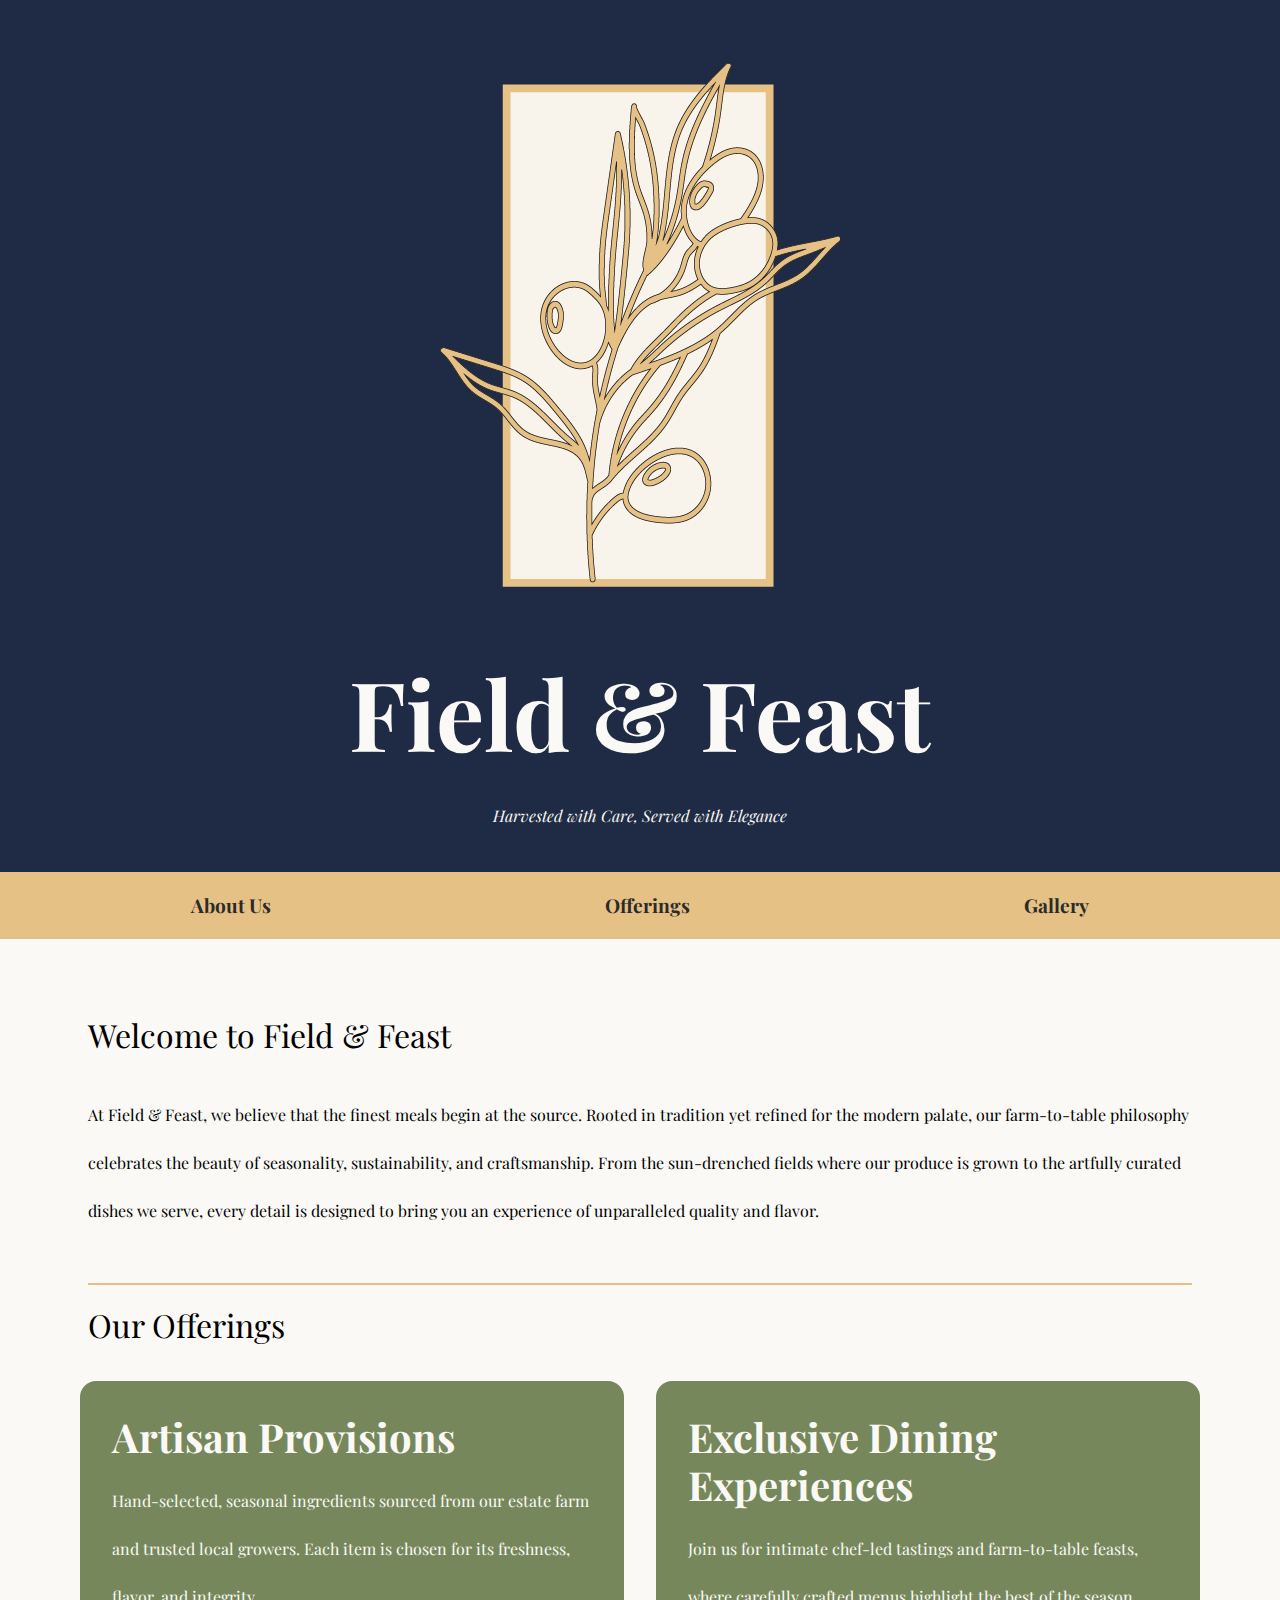
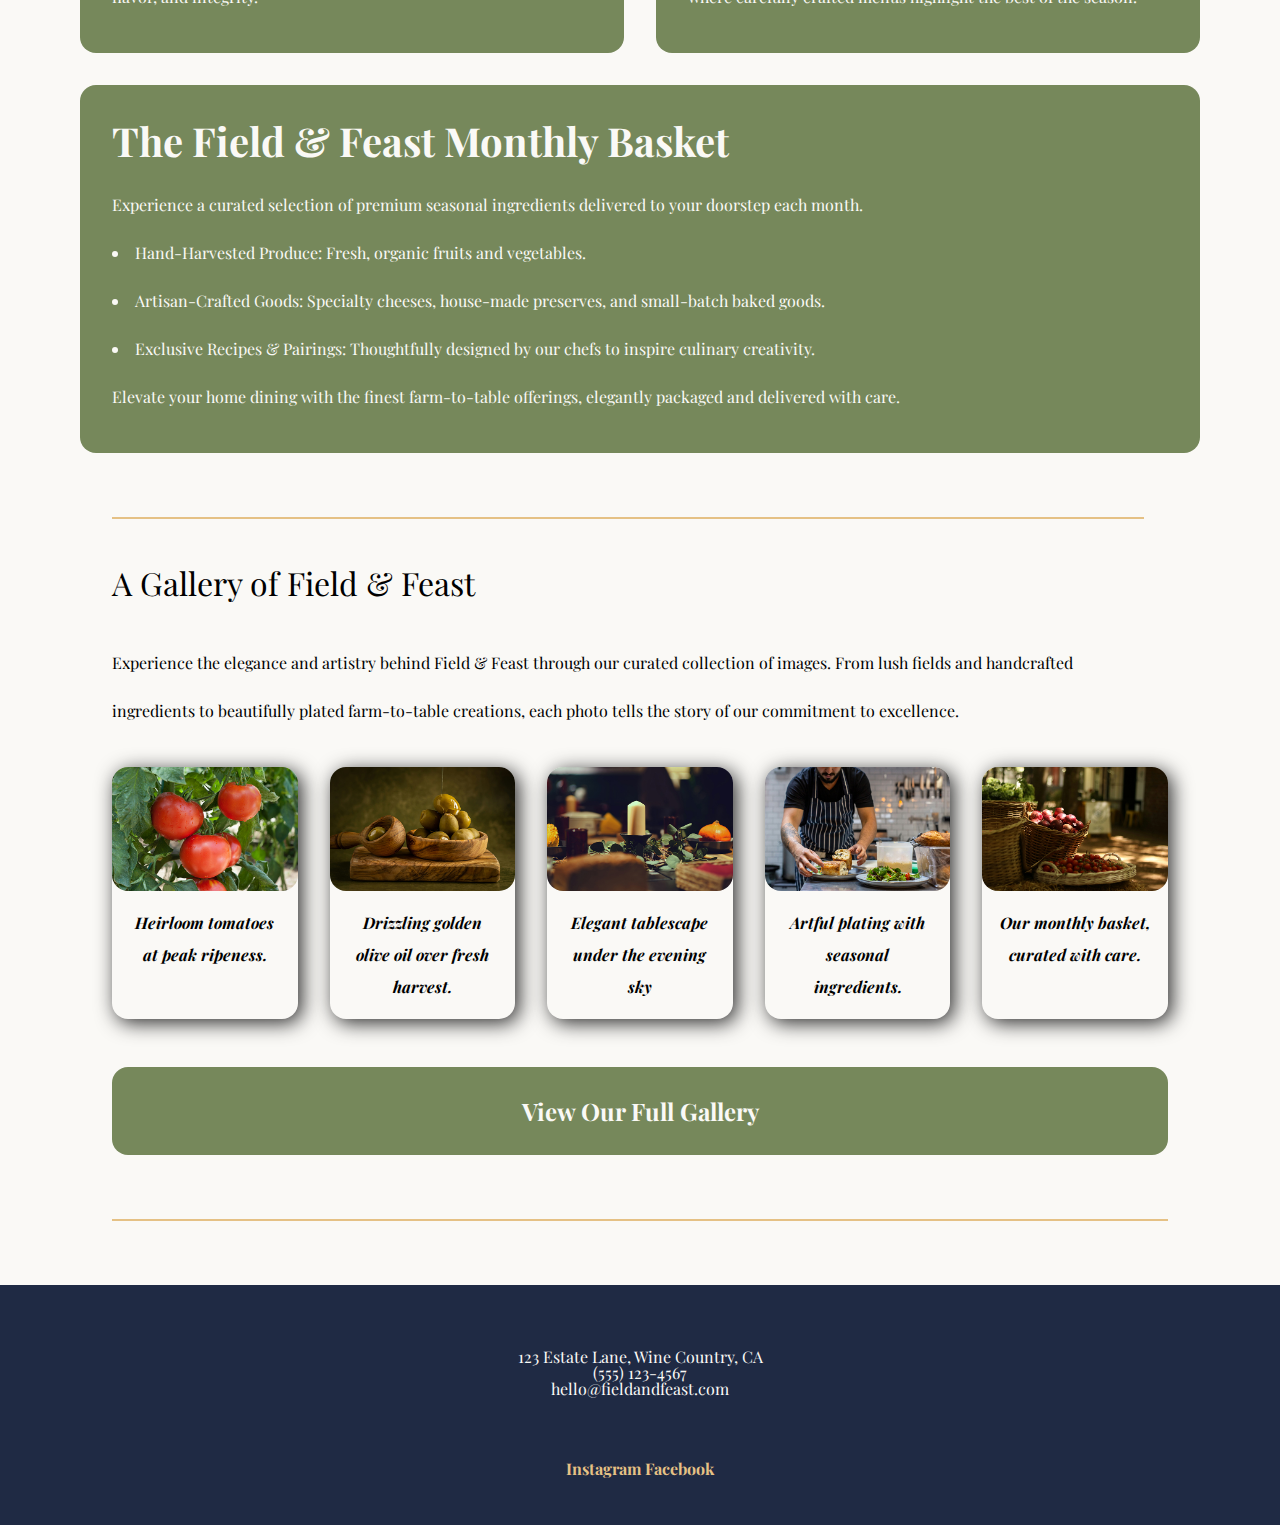
<file: index.html>
<!DOCTYPE html>
<html lang="en">
    <head>
        <meta charset="utf-8">
        <title>ASSIGNMENT: field & feast</title>
        <meta name="author" content="Cooper Johnson">

        <link rel="stylesheet" href="styles.css">
        <meta name="viewport" content="width=device-width, initial-scale=1">
    </head>

    <body>
        <header>
            <img src="images/images/fieldandfeast-logo.png" alt="field and feast logo">
            <h1>Field & Feast</h1>
            <p>Harvested with Care, Served with Elegance</p>
            <nav>
                <ul>
                    <li><a href="#">About Us</a></li>
                    <li><a href="#">Offerings</a></li>
                    <li><a href="#">Gallery</a></li>
                </ul>
            </nav>
        </header>
    
        <main>
            <h2>Welcome to Field & Feast</h2>
            <p>At Field & Feast, we believe that the finest meals begin at the source. Rooted in tradition yet refined for the modern palate, our farm-to-table philosophy celebrates the beauty of seasonality, sustainability, and craftsmanship. From the sun-drenched fields where our produce is grown to the artfully curated dishes we serve, every detail is designed to bring you an experience of unparalleled quality and flavor.</p>
            
            <section id="offerings">
                <h2>Our Offerings</h2> 
                <div>
                    <section>
                        <h3>Artisan Provisions</h3>
                        <p>Hand-selected, seasonal ingredients sourced from our estate farm and trusted local growers. Each item is chosen for its freshness, flavor, and integrity.</p>
                    </section>

                    <section>
                        <h3>Exclusive Dining Experiences</h3>
                        <p>Join us for intimate chef-led tastings and farm-to-table feasts, where carefully crafted menus highlight the best of the season.</p>
                    </section>

                    <section class="span">
                        <h3>The Field & Feast Monthly Basket</h3>
                        <p>Experience a curated selection of premium seasonal ingredients delivered to your doorstep each month.</p>
                        <ul>
                            <li>Hand-Harvested Produce: Fresh, organic fruits and vegetables.</li>
                            <li>Artisan-Crafted Goods: Specialty cheeses, house-made preserves, and small-batch baked goods.</li>
                            <li>Exclusive Recipes & Pairings: Thoughtfully designed by our chefs to inspire culinary creativity.</li>
                        </ul>
                        <p>Elevate your home dining with the finest farm-to-table offerings, elegantly packaged and delivered with care.</p>
                    </section>
                </div>
            </section>

            <section id="gallery">
                <h2>A Gallery of Field & Feast</h2>
                <p>Experience the elegance and artistry behind Field & Feast through our curated collection of images. From lush fields and handcrafted ingredients to beautifully plated farm-to-table creations, each photo tells the story of our commitment to excellence.</p>
                <div id="gallery-grid">
                    <section>
                        <picture>
                            <source media="(min-width:600px)" srcset="images/images/tomatoes-600w.jpg">
                            <source media="(min-width:300px)" srcset="images/images/tomatoes-300w.jpg">
                            <img src="images/images/tomatoes-200w.jpg" alt="Dog">
                        </picture>
                        <h3>Heirloom tomatoes at peak ripeness.</h3>
                    </section>

                    <section>
                        <picture>
                            <source media="(min-width:600px)" srcset="images/images/olive-oil-600w.jpg">
                            <source media="(min-width:300px)" srcset="images/images/olive-oil-300w.jpg">
                            <img src="images/images/olive-oil-200w.jpg" alt="Olive Oil">
                        </picture>
                        <h3>Drizzling golden olive oil over fresh harvest.</h3>
                    </section>

                    <section>
                        <picture>
                            <source media="(min-width:600px)" srcset="images/images/table-setting-600w.jpg">
                            <source media="(min-width:300px)" srcset="images/images/table-setting-300w.jpg">
                            <img src="images/images/table-setting-200w.jpg" alt="Dog">
                        </picture>
                        <h3>Elegant tablescape under the evening sky</h3>
                    </section>

                    <section>
                        <picture>
                            <source media="(min-width:600px)" srcset="images/images/chef-plating-600w.jpg">
                            <source media="(min-width:300px)" srcset="images/images/chef-plating-300w.jpg">
                            <img src="images/images/chef-plating-200w.jpg" alt="Dog">
                        </picture>
                        <h3>Artful plating with seasonal ingredients.</h3>
                    </section>

                    <section>
                        <picture>
                            <source media="(min-width:600px)" srcset="images/images/basket-600w.jpg">
                            <source media="(min-width:300px)" srcset="images/images/basket-300w.jpg">
                            <img src="images/images/basket-200w.jpg" alt="Dog">
                        </picture>
                        <h3>Our monthly basket, curated with care.</h3>
                    </section>
                </div>

                <div id="button">
                    <a href="#">View Our Full Gallery</a>
                </div>
            </section>
   
        </main>

        <footer>
            <div id="contact">
                <p>123 Estate Lane, Wine Country, CA</p>
                <p>(555) 123-4567</p>
                <p>hello@fieldandfeast.com</p>
            </div>

            <a href="#">Instagram</a>
            <a href="#">Facebook</a>
        </footer>
    </body>
</html>
</file>
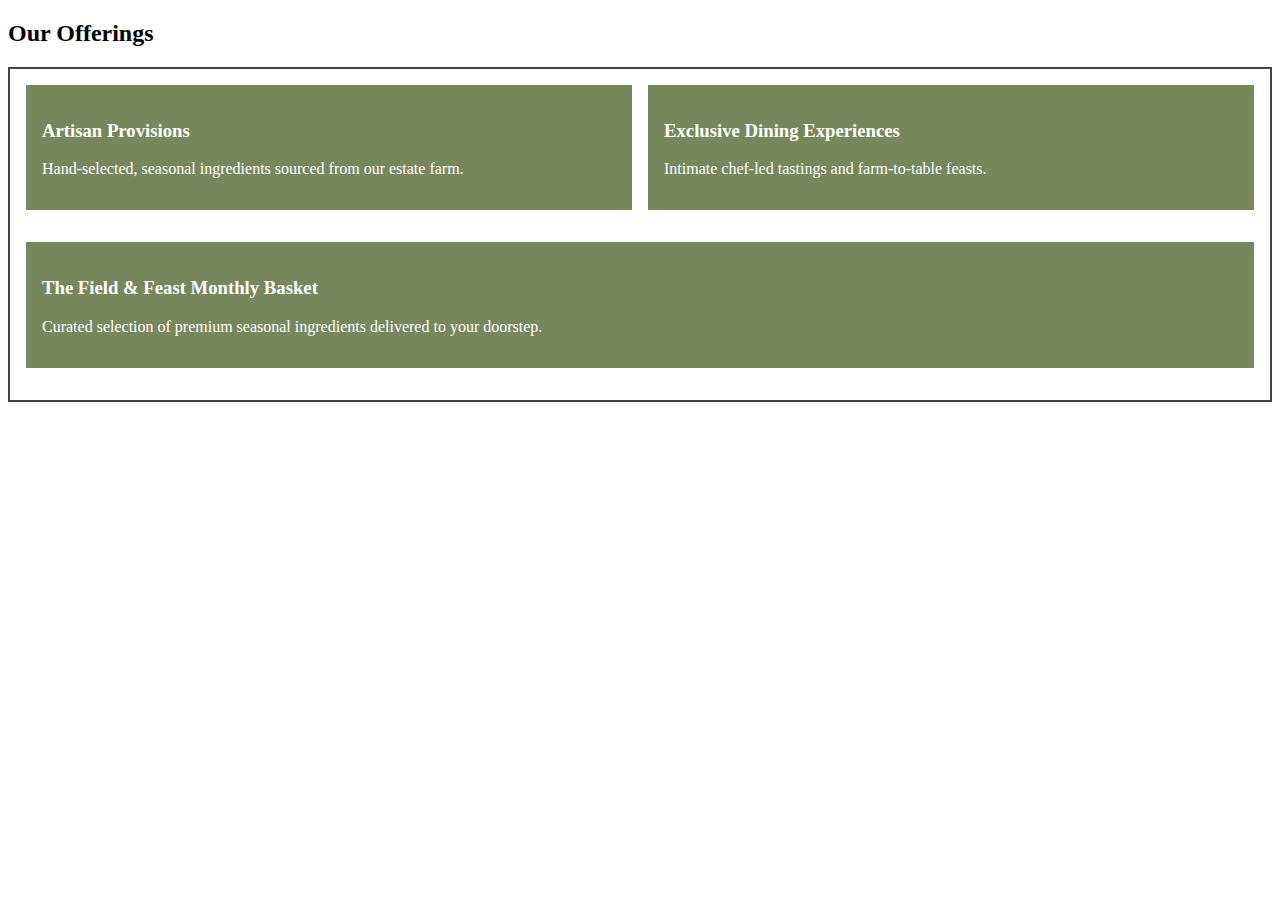
<file: test.html>
<!DOCTYPE html>
<html lang="en">
<head>
<meta charset="UTF-8" />
<meta name="viewport" content="width=device-width, initial-scale=1" />
<title>Media Query Test</title>
<style>
  /* Base styles (mobile first) */
  #Offerings div {
    display: block;
    border: 2px solid #444;
    padding: 1rem;
  }

  #Offerings section {
    background-color: #76885B;
    color: white;
    padding: 1rem;
    margin-bottom: 1rem;
  }

  /* Span class forces full width in grid */
  .span {
    grid-column: 1 / -1;
  }

  /* Media Query: 600px and above */
  @media screen and (min-width: 600px) {
    #Offerings div {
      display: grid;
      grid-template-columns: 1fr 1fr;
      gap: 1rem;
    }
  }
</style>
</head>
<body>

<section id="Offerings">
  <h2>Our Offerings</h2>
  <div>
    <section>
      <h3>Artisan Provisions</h3>
      <p>Hand-selected, seasonal ingredients sourced from our estate farm.</p>
    </section>

    <section>
      <h3>Exclusive Dining Experiences</h3>
      <p>Intimate chef-led tastings and farm-to-table feasts.</p>
    </section>

    <section class="span">
      <h3>The Field & Feast Monthly Basket</h3>
      <p>Curated selection of premium seasonal ingredients delivered to your doorstep.</p>
    </section>
  </div>
</section>

</body>
</html>
</file>
<file: styles.css>
/* CSS BY COOPER JOHNSON */

/* IMPORTED FONTS */
@import url('https://fonts.googleapis.com/css2?family=Playfair+Display:ital,wght@0,400..900;1,400..900&display=swap');

/* CSS REST */

/* http://meyerweb.com/eric/tools/css/reset/ 
   v2.0 | 20110126
   License: none (public domain)
*/

html, body, div, span, applet, object, iframe,
h1, h2, h3, h4, h5, h6, p, blockquote, pre,
a, abbr, acronym, address, big, cite, code,
del, dfn, em, img, ins, kbd, q, s, samp,
small, strike, strong, sub, sup, tt, var,
b, u, i, center,
dl, dt, dd, ol, ul, li,
fieldset, form, label, legend,
table, caption, tbody, tfoot, thead, tr, th, td,
article, aside, canvas, details, embed, 
figure, figcaption, footer, header, hgroup, 
menu, nav, output, ruby, section, summary,
time, mark, audio, video {
	margin: 0;
	padding: 0;
	border: 0;
	font-size: 100%;
	font: inherit;
	vertical-align: baseline;
}
/* HTML5 display-role reset for older browsers */
article, aside, details, figcaption, figure, 
footer, header, hgroup, menu, nav, section {
	display: block;
}
body {
	line-height: 1;
}
ol, ul {
	list-style: none;
}
blockquote, q {
	quotes: none;
}
blockquote:before, blockquote:after,
q:before, q:after {
	content: '';
	content: none;
}
table {
	border-collapse: collapse;
	border-spacing: 0;
}

/* ROOT VARIABLES */

:root{
    --blue:#1F2A44;
    --green:#76885B; 
    --gold:#E5C185;
    --linen:#F8F4EC;
    --grey:#2B2B2B;
    --white:#FAF9F6; 
}

/* GLOBAL STYLES (mobile first/small) */
html{
    font-family: 'Playfair Display';
    background-color: var(--white);
    width: fit-content;
}

img{
    display: block;
    margin-left: auto;
    margin-right: auto;
    padding: 2rem;
}

    /* HEADER STYLES */

header{
    background-color: var(--blue);
    color: var(--white);
    text-align: center;
}

h1{
    font-weight: bold;
    font-size: 6rem;
}

header p{
    font-style: italic;
    padding: 3rem;
}

/* NAV STYLES */

nav{
    background-color: var(--gold);
    font-size: 1.2rem;
    margin-bottom: 5rem;
}

nav ul{
    display: flex;
    flex-direction: row;
    justify-content: space-around;
    padding: 1.5rem;
}

a{
    text-decoration: none;
    font-weight: bold;
    color: var(--grey);
}

/* MAIN STYLES */

h2{
    font-size: 2rem;
    margin: 1.5rem;
}

main p{
    padding-top: 1rem;
    padding-bottom: 3rem;
    border-bottom: 2px solid var(--gold);
    margin: 1.5rem;
    line-height: 3rem;
    font-size: 1rem;
}

/* OFFERINGS SECTION STYLES */


#offerings section{
    background-color: var(--green);
    padding: 2rem;
    margin: 1.5rem;
    border-radius: 1rem;
    color: var(--white);
    line-height: 3rem;
}

#offerings p{
    border-bottom: none;
    margin: 0;
    padding: 0;
}
section h3{
    font-size: 2.5rem;
    font-weight: bold;
    padding-bottom: 1rem;
}

section ul{
    list-style-type: disc;
    list-style-position: inside;
}

/* GALLERY SECTION STYLES*/

#gallery h3{
    padding-top: 1rem;
    line-height: 3rem;
    font-size: 1rem;
}

#gallery p{
    border-bottom: none;
    margin-left: 0;
}

#gallery h2{
    border-top: 2px solid var(--gold);
    padding-top: 3rem;
    margin-left: 0;
}

#gallery section h3{
    text-align: center;
    font-style: italic;
    padding: 2rem;
}

#gallery > div section{
    box-shadow: 4px 4px 20px var(--grey);
    border-radius: 1rem;
    margin-top: 2rem;
}

#gallery img{
    width: 100%;
    height: auto;
    padding: 0rem;
    border-radius: 1rem;
}   

#button a{
    background-color: var(--green);
    border-radius: 1rem;
    display: block;
    color: var(--white);
    padding: 2rem;
    font-size: 1.5rem;
    margin-top: 3rem;
    margin-bottom: 3rem;
}

#button{
    padding-bottom: 1rem;
    text-align: center;
}

#gallery{
    border-bottom: 2px solid var(--gold);
    margin: 3rem;
}

/* FOOTER STYLES */

footer{
    background-color: var(--blue);
    text-align: center;
    padding-bottom: 3rem;
}

#contact{
    text-align: center;
    color: var(--white);
    padding-top: 4rem;
    font-size: 1rem;
    padding-bottom: 4rem;
}

footer a{
    color: var(--gold);
    text-decoration: none;
}

/* MEDIA QUERY (medium) */
@media screen and (min-width: 600px){
    #offerings div{
        display: grid;
        grid-template-columns: 1fr 1fr;
    }

    #offerings section{
        margin: 1rem;
    }

    .span{
        grid-column: 1/-1;
    }

    #gallery-grid{
        display: grid;
        grid-template-columns: 1fr 1fr;
        gap: 2rem;
    }

    #gallery p{
        padding-bottom: 0;
        margin-bottom: 0;
    }
}

/* MEDIA QUERY (large) */
@media screen and (min-width: 900px){
    
    #gallery-grid{
        display: grid;
        grid-template-columns: 1fr 1fr 1fr;
        gap: 2rem;
    }

}

/* MEDIA QUERY (xl) */
@media screen and (min-width: 1200px){

    #gallery-grid{
        display: flex;
    }

    main{
        margin: 4rem;
    }

    #gallery section h3{
       padding: 1rem;
       line-height: 2rem;
    }

}
</file>
